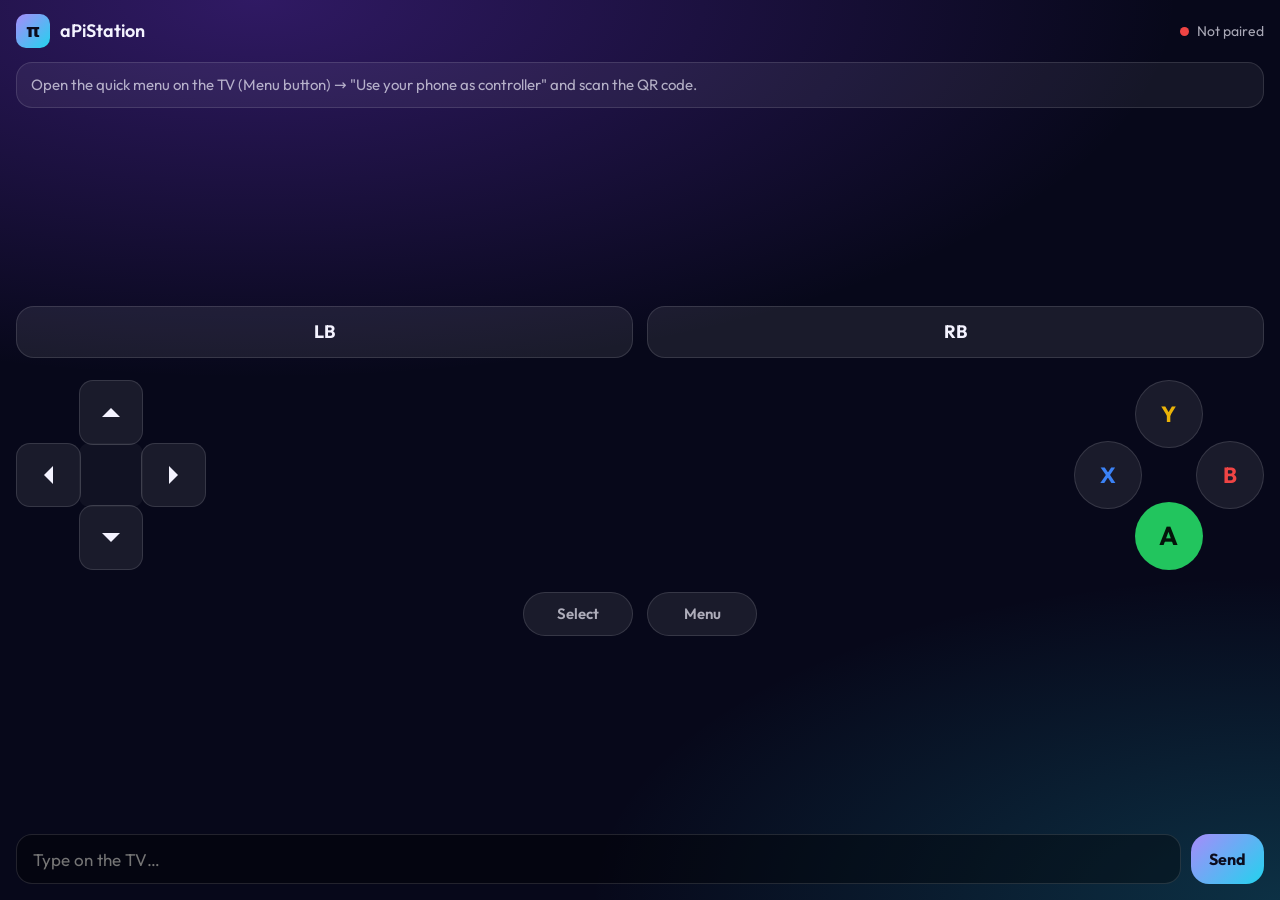
<file: console/remote.html>
<!doctype html>
<html lang="en">
<head>
  <meta charset="utf-8">
  <meta name="viewport" content="width=device-width, initial-scale=1, maximum-scale=1, user-scalable=no, viewport-fit=cover">
  <meta name="theme-color" content="#0b0c1d">
  <meta name="apple-mobile-web-app-capable" content="yes">
  <meta name="mobile-web-app-capable" content="yes">
  <title>aPiStation Remote</title>
  <link rel="manifest" href="remote.webmanifest">
  <link rel="icon" href="assets/remote-icon.svg">
  <link rel="stylesheet" href="css/remote.css">
</head>
<body>
  <header class="r-head">
    <span class="r-brand"><span class="r-mark">π</span> aPiStation</span>
    <span class="r-status" id="status"><i></i><span>Connecting…</span></span>
  </header>
  <div class="r-screen" id="screen">Scan the QR code on the TV to start.</div>
  <div class="r-music" id="music" hidden>
    <div class="r-music-text"><b id="music-title"></b><span id="music-artist"></span></div>
    <button class="r-btn small" data-music="prev" aria-label="Previous song">⏮</button>
    <button class="r-btn small" data-music="toggle" aria-label="Play or pause" id="music-toggle">⏯</button>
    <button class="r-btn small" data-music="next" aria-label="Next song">⏭</button>
  </div>
  <main class="r-pad">
    <div class="r-shoulders">
      <button class="r-btn shoulder" data-action="lb">LB</button>
      <button class="r-btn shoulder" data-action="rb">RB</button>
    </div>
    <div class="r-controls">
      <div class="r-dpad">
        <button class="r-btn dir d-up" data-action="up" data-repeat aria-label="Up"></button>
        <button class="r-btn dir d-left" data-action="left" data-repeat aria-label="Left"></button>
        <button class="r-btn dir d-right" data-action="right" data-repeat aria-label="Right"></button>
        <button class="r-btn dir d-down" data-action="down" data-repeat aria-label="Down"></button>
        <span class="r-dpad-hub"></span>
      </div>
      <div class="r-face">
        <button class="r-btn face y" data-action="y">Y</button>
        <button class="r-btn face x" data-action="x">X</button>
        <button class="r-btn face b" data-action="b">B</button>
        <button class="r-btn face a" data-action="a">A</button>
      </div>
    </div>
    <div class="r-menu">
      <button class="r-btn pill" data-action="select">Select</button>
      <button class="r-btn pill" data-action="start">Menu</button>
    </div>
  </main>
  <form class="r-type" id="type">
    <input id="text" type="text" placeholder="Type on the TV…" autocomplete="off" autocapitalize="off" maxlength="300" enterkeyhint="send">
    <button class="r-btn send" type="submit">Send</button>
  </form>
  <script type="module" src="js/remote.js"></script>
</body>
</html>
</file>
<file: console/css/remote.css>
/* aPiStation Remote: the phone controller page (portrait, thumbs first) */
@font-face {
  font-family: 'Outfit';
  font-weight: 100 900;
  font-display: swap;
  src: url(../assets/fonts/outfit-latin.woff2) format('woff2');
}

:root {
  --bg: #07081a;
  --panel: rgba(255, 255, 255, .06);
  --line: rgba(255, 255, 255, .12);
  --text: #f4f3ff;
  --text-2: rgba(244, 243, 255, .68);
  --accent: #a78bfa;
  --grad: linear-gradient(135deg, #a78bfa, #22d3ee);
  --a: #22c55e;
  --b: #ef4444;
  --x: #3b82f6;
  --y: #eab308;
}

* { box-sizing: border-box; -webkit-tap-highlight-color: transparent; }
html, body { height: 100%; margin: 0; }
body {
  display: flex;
  flex-direction: column;
  gap: 14px;
  padding: max(14px, env(safe-area-inset-top)) 16px max(16px, env(safe-area-inset-bottom));
  background: radial-gradient(120% 70% at 20% 0%, rgba(124, 58, 237, .35), transparent 60%),
    radial-gradient(90% 60% at 100% 100%, rgba(34, 211, 238, .2), transparent 60%), var(--bg);
  color: var(--text);
  font: 16px/1.3 Outfit, system-ui, sans-serif;
  user-select: none;
  -webkit-user-select: none;
  touch-action: manipulation;
  overscroll-behavior: none;
}

.r-head { display: flex; align-items: center; justify-content: space-between; }
.r-brand { display: flex; align-items: center; gap: 10px; font-weight: 600; font-size: 18px; }
.r-mark { width: 34px; height: 34px; border-radius: 10px; display: grid; place-items: center; background: var(--grad); color: #0b0c1d; font-weight: 800; }
.r-status { display: flex; align-items: center; gap: 8px; font-size: 14px; color: var(--text-2); }
.r-status i { width: 9px; height: 9px; border-radius: 50%; background: #eab308; }
.r-status[data-state="on"] i { background: var(--a); box-shadow: 0 0 10px var(--a); }
.r-status[data-state="off"] i { background: var(--b); }

.r-screen { padding: 12px 14px; border-radius: 16px; background: var(--panel); border: 1px solid var(--line); color: var(--text-2); font-size: 15px; min-height: 46px; }
.r-screen b { color: var(--text); }

.r-music { display: flex; align-items: center; gap: 8px; padding: 8px 8px 8px 14px; border-radius: 16px; background: var(--panel); border: 1px solid var(--line); }
.r-music[hidden] { display: none; }
.r-music-text { flex: 1; min-width: 0; display: flex; flex-direction: column; font-size: 14px; }
.r-music-text b, .r-music-text span { white-space: nowrap; overflow: hidden; text-overflow: ellipsis; }
.r-music-text span { color: var(--text-2); }

.r-pad { flex: 1; display: flex; flex-direction: column; justify-content: center; gap: 22px; }
.r-shoulders, .r-menu { display: flex; justify-content: space-between; gap: 14px; }
.r-menu { justify-content: center; }
.r-controls { display: flex; align-items: center; justify-content: space-between; gap: 10px; }

.r-btn {
  border: 1px solid var(--line);
  background: rgba(255, 255, 255, .08);
  color: var(--text);
  font: inherit;
  font-weight: 700;
  border-radius: 18px;
  transition: transform .08s, background .08s;
}
.r-btn.down, .r-btn:active { transform: scale(.92); background: rgba(255, 255, 255, .22); }
.r-btn.small { width: 44px; height: 44px; border-radius: 12px; font-size: 18px; }
.r-btn.shoulder { flex: 1; height: 52px; font-size: 18px; }
.r-btn.pill { width: 110px; height: 44px; border-radius: 22px; font-size: 15px; font-weight: 600; color: var(--text-2); }

.r-dpad { position: relative; width: min(44vw, 190px); aspect-ratio: 1; }
.r-btn.dir { position: absolute; width: 34%; height: 34%; border-radius: 14px; }
.r-btn.dir::after { content: ''; position: absolute; inset: 0; margin: auto; width: 0; height: 0; border: 9px solid transparent; }
.dir.d-up { left: 33%; top: 0; }
.dir.d-up::after { border-bottom-color: var(--text); transform: translateY(-4px); }
.dir.d-down { left: 33%; bottom: 0; }
.dir.d-down::after { border-top-color: var(--text); transform: translateY(4px); }
.dir.d-left { left: 0; top: 33%; }
.dir.d-left::after { border-right-color: var(--text); transform: translateX(-4px); }
.dir.d-right { right: 0; top: 33%; }
.dir.d-right::after { border-left-color: var(--text); transform: translateX(4px); }
.r-dpad-hub { position: absolute; left: 33%; top: 33%; width: 34%; height: 34%; border-radius: 10px; background: rgba(255, 255, 255, .04); }

.r-face { position: relative; width: min(44vw, 190px); aspect-ratio: 1; }
.r-btn.face { position: absolute; width: 36%; height: 36%; border-radius: 50%; font-size: 22px; }
.face.y { left: 32%; top: 0; color: var(--y); }
.face.x { left: 0; top: 32%; color: var(--x); }
.face.b { right: 0; top: 32%; color: var(--b); }
.face.a { left: 32%; bottom: 0; background: var(--a); border-color: transparent; color: #04140a; font-size: 26px; }
.face.a.down, .face.a:active { background: #4ade80; }

.r-type { display: flex; gap: 10px; }
.r-type input {
  flex: 1;
  min-width: 0;
  height: 50px;
  padding: 0 16px;
  border-radius: 16px;
  border: 1px solid var(--line);
  background: rgba(0, 0, 0, .35);
  color: var(--text);
  font: inherit;
  font-size: 17px;
  user-select: text;
  -webkit-user-select: text;
}
.r-type input:focus { outline: none; border-color: var(--accent); }
body.typing .r-type input { border-color: var(--accent); box-shadow: 0 0 0 3px rgba(167, 139, 250, .35); }
.r-btn.send { padding: 0 18px; height: 50px; background: var(--grad); color: #0b0c1d; border: 0; }
</file>
